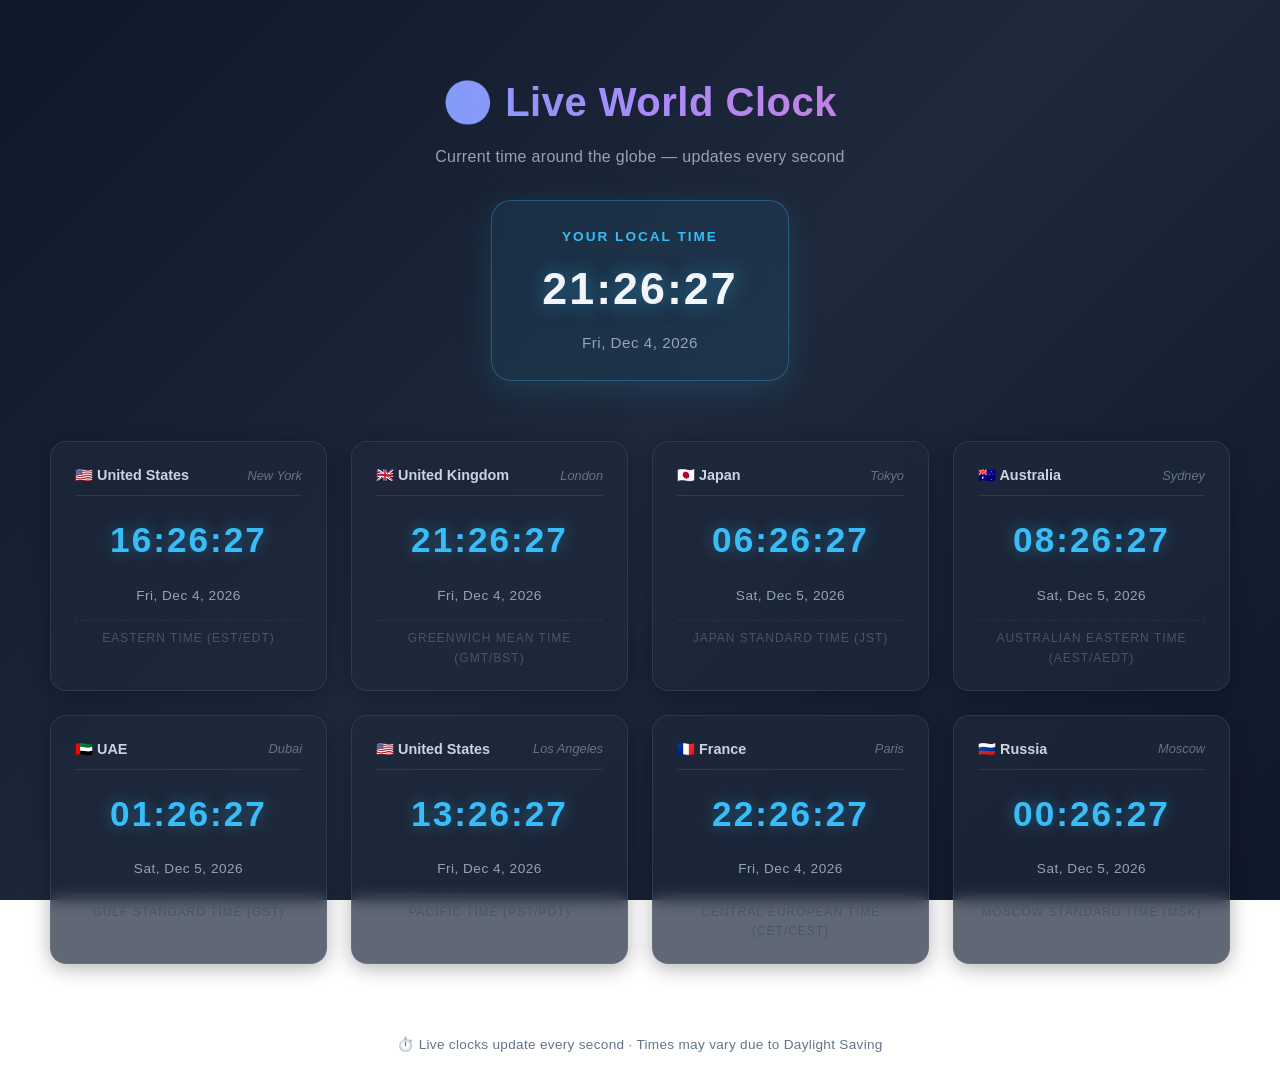
<file: pio.html>
<!DOCTYPE html>
<html lang="en">
<head>
    <meta charset="UTF-8">
    <meta name="viewport" content="width=device-width, initial-scale=1.0">
    <title>Live World Clock · Different Countries & Regions</title>
    <!-- Link the external CSS file -->
    <link rel="stylesheet" href="style.css">
</head>
<body>

    <main class="clock-container">

        <!-- ===== HEADER SECTION ===== -->
        <header class="page-header">
            <h1>🌍 Live World Clock</h1>
            <p class="subhead">Current time around the globe — updates every second</p>

            <!-- Local time card -->
            <div class="local-time-card">
                <span class="label">Your Local Time</span>
                <span id="localTime" class="time-large">--:--:--</span>
                <span id="localDate" class="date-small">—</span>
            </div>
        </header>

        <!-- ===== GRID OF WORLD CLOCKS ===== -->
        <section class="clock-grid">

            <!-- New York -->
            <article class="clock-card">
                <div class="card-header">
                    <span class="country">🇺🇸 United States</span>
                    <span class="region">New York</span>
                </div>
                <div class="time-display" id="time-newyork">--:--:--</div>
                <div class="date-display" id="date-newyork">—</div>
                <div class="zone-info">Eastern Time (EST/EDT)</div>
            </article>

            <!-- London -->
            <article class="clock-card">
                <div class="card-header">
                    <span class="country">🇬🇧 United Kingdom</span>
                    <span class="region">London</span>
                </div>
                <div class="time-display" id="time-london">--:--:--</div>
                <div class="date-display" id="date-london">—</div>
                <div class="zone-info">Greenwich Mean Time (GMT/BST)</div>
            </article>

            <!-- Tokyo -->
            <article class="clock-card">
                <div class="card-header">
                    <span class="country">🇯🇵 Japan</span>
                    <span class="region">Tokyo</span>
                </div>
                <div class="time-display" id="time-tokyo">--:--:--</div>
                <div class="date-display" id="date-tokyo">—</div>
                <div class="zone-info">Japan Standard Time (JST)</div>
            </article>

            <!-- Sydney -->
            <article class="clock-card">
                <div class="card-header">
                    <span class="country">🇦🇺 Australia</span>
                    <span class="region">Sydney</span>
                </div>
                <div class="time-display" id="time-sydney">--:--:--</div>
                <div class="date-display" id="date-sydney">—</div>
                <div class="zone-info">Australian Eastern Time (AEST/AEDT)</div>
            </article>

            <!-- Dubai -->
            <article class="clock-card">
                <div class="card-header">
                    <span class="country">🇦🇪 UAE</span>
                    <span class="region">Dubai</span>
                </div>
                <div class="time-display" id="time-dubai">--:--:--</div>
                <div class="date-display" id="date-dubai">—</div>
                <div class="zone-info">Gulf Standard Time (GST)</div>
            </article>

            <!-- Los Angeles -->
            <article class="clock-card">
                <div class="card-header">
                    <span class="country">🇺🇸 United States</span>
                    <span class="region">Los Angeles</span>
                </div>
                <div class="time-display" id="time-la">--:--:--</div>
                <div class="date-display" id="date-la">—</div>
                <div class="zone-info">Pacific Time (PST/PDT)</div>
            </article>

            <!-- Paris -->
            <article class="clock-card">
                <div class="card-header">
                    <span class="country">🇫🇷 France</span>
                    <span class="region">Paris</span>
                </div>
                <div class="time-display" id="time-paris">--:--:--</div>
                <div class="date-display" id="date-paris">—</div>
                <div class="zone-info">Central European Time (CET/CEST)</div>
            </article>

            <!-- Moscow -->
            <article class="clock-card">
                <div class="card-header">
                    <span class="country">🇷🇺 Russia</span>
                    <span class="region">Moscow</span>
                </div>
                <div class="time-display" id="time-moscow">--:--:--</div>
                <div class="date-display" id="date-moscow">—</div>
                <div class="zone-info">Moscow Standard Time (MSK)</div>
            </article>

        </section>

        <!-- ===== FOOTER ===== -->
        <footer class="page-footer">
            <p>⏱️ Live clocks update every second · Times may vary due to Daylight Saving</p>
        </footer>

    </main>

    <!-- ===== JAVASCRIPT FOR LIVE CLOCK ===== -->
    <script>
        (function () {
            // Format time as HH:MM:SS (24-hour)
            function formatTime(date) {
                const h = String(date.getHours()).padStart(2, '0');
                const m = String(date.getMinutes()).padStart(2, '0');
                const s = String(date.getSeconds()).padStart(2, '0');
                return `${h}:${m}:${s}`;
            }

            // Format date as "Wed, Oct 8, 2025"
            function formatDate(date) {
                return date.toLocaleDateString('en-US', {
                    weekday: 'short',
                    month: 'short',
                    day: 'numeric',
                    year: 'numeric'
                });
            }

            // Timezone map for each region
            const timezoneMap = {
                'newyork': 'America/New_York',
                'london':  'Europe/London',
                'tokyo':   'Asia/Tokyo',
                'sydney':  'Australia/Sydney',
                'dubai':   'Asia/Dubai',
                'la':      'America/Los_Angeles',
                'paris':   'Europe/Paris',
                'moscow':  'Europe/Moscow'
            };

            function updateAllClocks() {
                const now = new Date();

                // 1. Local time
                const localTimeEl = document.getElementById('localTime');
                const localDateEl = document.getElementById('localDate');
                if (localTimeEl) localTimeEl.textContent = formatTime(now);
                if (localDateEl) localDateEl.textContent = formatDate(now);

                // 2. Each region
                for (const [region, tz] of Object.entries(timezoneMap)) {
                    const timeEl = document.getElementById(`time-${region}`);
                    const dateEl = document.getElementById(`date-${region}`);
                    if (!timeEl || !dateEl) continue;

                    try {
                        const timeString = now.toLocaleTimeString('en-US', {
                            timeZone: tz,
                            hour12: false,
                            hour: '2-digit',
                            minute: '2-digit',
                            second: '2-digit'
                        });

                        const dateString = now.toLocaleDateString('en-US', {
                            timeZone: tz,
                            weekday: 'short',
                            month: 'short',
                            day: 'numeric',
                            year: 'numeric'
                        });

                        timeEl.textContent = timeString;
                        dateEl.textContent = dateString;
                    } catch (e) {
                        timeEl.textContent = '--:--:--';
                        dateEl.textContent = 'Timezone error';
                    }
                }
            }

            updateAllClocks();
            setInterval(updateAllClocks, 1000);
        })();
    </script>

</body>
</html>
</file>
<file: style.css>
/* =========================================================
   LIVE WORLD CLOCK — style.css
   ========================================================= */

/* ---------- RESET & BASE ---------- */
* {
    margin: 0;
    padding: 0;
    box-sizing: border-box;
}

html, body {
    height: 100%;
}

body {
    font-family: 'Segoe UI', Tahoma, Geneva, Verdana, sans-serif;
    background: linear-gradient(135deg, #0f172a 0%, #1e293b 50%, #0f172a 100%);
    background-attachment: fixed;
    color: #e2e8f0;
    min-height: 100vh;
    padding: 40px 20px;
    line-height: 1.6;
    -webkit-font-smoothing: antialiased;
}

/* ---------- MAIN CONTAINER ---------- */
.clock-container {
    max-width: 1200px;
    margin: 0 auto;
    display: flex;
    flex-direction: column;
    gap: 40px;                /* space between header, grid, footer */
}

/* ---------- HEADER SECTION ---------- */
.page-header {
    text-align: center;
    padding: 30px 20px 10px;
    animation: fadeInDown 0.8s ease-out;
}

.page-header h1 {
    font-size: 2.5rem;
    font-weight: 700;
    background: linear-gradient(90deg, #38bdf8, #a78bfa, #f472b6);
    -webkit-background-clip: text;
    background-clip: text;
    -webkit-text-fill-color: transparent;
    margin-bottom: 10px;
    letter-spacing: 0.5px;
}

.subhead {
    font-size: 1rem;
    color: #94a3b8;
    margin-bottom: 30px;
    letter-spacing: 0.3px;
}

/* ---------- LOCAL TIME CARD ---------- */
.local-time-card {
    display: inline-flex;
    flex-direction: column;
    align-items: center;
    gap: 6px;
    padding: 25px 50px;
    background: rgba(56, 189, 248, 0.08);
    border: 1px solid rgba(56, 189, 248, 0.3);
    border-radius: 20px;
    box-shadow: 0 8px 32px rgba(56, 189, 248, 0.15);
    backdrop-filter: blur(10px);
    transition: transform 0.3s ease, box-shadow 0.3s ease;
}

.local-time-card:hover {
    transform: translateY(-3px);
    box-shadow: 0 12px 40px rgba(56, 189, 248, 0.25);
}

.local-time-card .label {
    font-size: 0.85rem;
    text-transform: uppercase;
    letter-spacing: 2px;
    color: #38bdf8;
    font-weight: 600;
}

.time-large {
    font-size: 2.8rem;
    font-weight: 700;
    font-variant-numeric: tabular-nums;
    color: #f1f5f9;
    text-shadow: 0 0 20px rgba(56, 189, 248, 0.5);
    letter-spacing: 2px;
}

.date-small {
    font-size: 0.95rem;
    color: #94a3b8;
    letter-spacing: 0.5px;
}

/* ---------- CLOCK GRID ---------- */
.clock-grid {
    display: grid;
    grid-template-columns: repeat(auto-fit, minmax(260px, 1fr));
    gap: 24px;
    padding: 10px;
    animation: fadeInUp 0.8s ease-out;
}

/* ---------- INDIVIDUAL CLOCK CARD ---------- */
.clock-card {
    background: rgba(30, 41, 59, 0.7);
    border: 1px solid rgba(148, 163, 184, 0.15);
    border-radius: 16px;
    padding: 22px 24px;
    display: flex;
    flex-direction: column;
    gap: 10px;
    box-shadow: 0 4px 20px rgba(0, 0, 0, 0.3);
    backdrop-filter: blur(8px);
    transition: transform 0.3s ease, box-shadow 0.3s ease, border-color 0.3s ease;
    position: relative;
    overflow: hidden;
}

.clock-card::before {
    content: "";
    position: absolute;
    top: 0;
    left: 0;
    width: 100%;
    height: 3px;
    background: linear-gradient(90deg, #38bdf8, #a78bfa);
    opacity: 0;
    transition: opacity 0.3s ease;
}

.clock-card:hover {
    transform: translateY(-5px);
    border-color: rgba(56, 189, 248, 0.4);
    box-shadow: 0 10px 30px rgba(56, 189, 248, 0.2);
}

.clock-card:hover::before {
    opacity: 1;
}

/* ---------- CARD HEADER (country + region) ---------- */
.card-header {
    display: flex;
    justify-content: space-between;
    align-items: center;
    font-size: 0.9rem;
    padding-bottom: 8px;
    border-bottom: 1px solid rgba(148, 163, 184, 0.15);
    gap: 8px;
}

.card-header .country {
    font-weight: 600;
    color: #cbd5e1;
}

.card-header .region {
    font-size: 0.8rem;
    color: #64748b;
    font-style: italic;
    text-align: right;
}

/* ---------- TIME DISPLAY ---------- */
.time-display {
    font-size: 2.2rem;
    font-weight: 700;
    font-variant-numeric: tabular-nums;
    color: #38bdf8;
    letter-spacing: 2px;
    text-align: center;
    padding: 6px 0;
    text-shadow: 0 0 15px rgba(56, 189, 248, 0.4);
    transition: color 0.3s ease;
}

.clock-card:hover .time-display {
    color: #7dd3fc;
}

/* ---------- DATE DISPLAY ---------- */
.date-display {
    font-size: 0.85rem;
    color: #94a3b8;
    text-align: center;
    letter-spacing: 0.5px;
}

/* ---------- ZONE INFO ---------- */
.zone-info {
    font-size: 0.75rem;
    color: #475569;
    text-align: center;
    text-transform: uppercase;
    letter-spacing: 1px;
    margin-top: 4px;
    padding-top: 8px;
    border-top: 1px dashed rgba(148, 163, 184, 0.1);
}

/* ---------- FOOTER ---------- */
.page-footer {
    text-align: center;
    padding: 20px 10px 10px;
    color: #64748b;
    font-size: 0.85rem;
    letter-spacing: 0.3px;
}

/* ---------- ANIMATIONS ---------- */
@keyframes fadeInDown {
    from {
        opacity: 0;
        transform: translateY(-20px);
    }
    to {
        opacity: 1;
        transform: translateY(0);
    }
}

@keyframes fadeInUp {
    from {
        opacity: 0;
        transform: translateY(20px);
    }
    to {
        opacity: 1;
        transform: translateY(0);
    }
}

/* ---------- RESPONSIVE ---------- */
@media (max-width: 600px) {
    body {
        padding: 20px 12px;
    }

    .page-header h1 {
        font-size: 1.8rem;
    }

    .time-large {
        font-size: 2.1rem;
    }

    .local-time-card {
        padding: 18px 28px;
    }

    .time-display {
        font-size: 1.8rem;
    }

    .clock-grid {
        gap: 16px;
    }
}

@media (max-width: 380px) {
    .card-header {
        flex-direction: column;
        align-items: flex-start;
        gap: 2px;
    }

    .card-header .region {
        text-align: left;
    }
}
</file>
